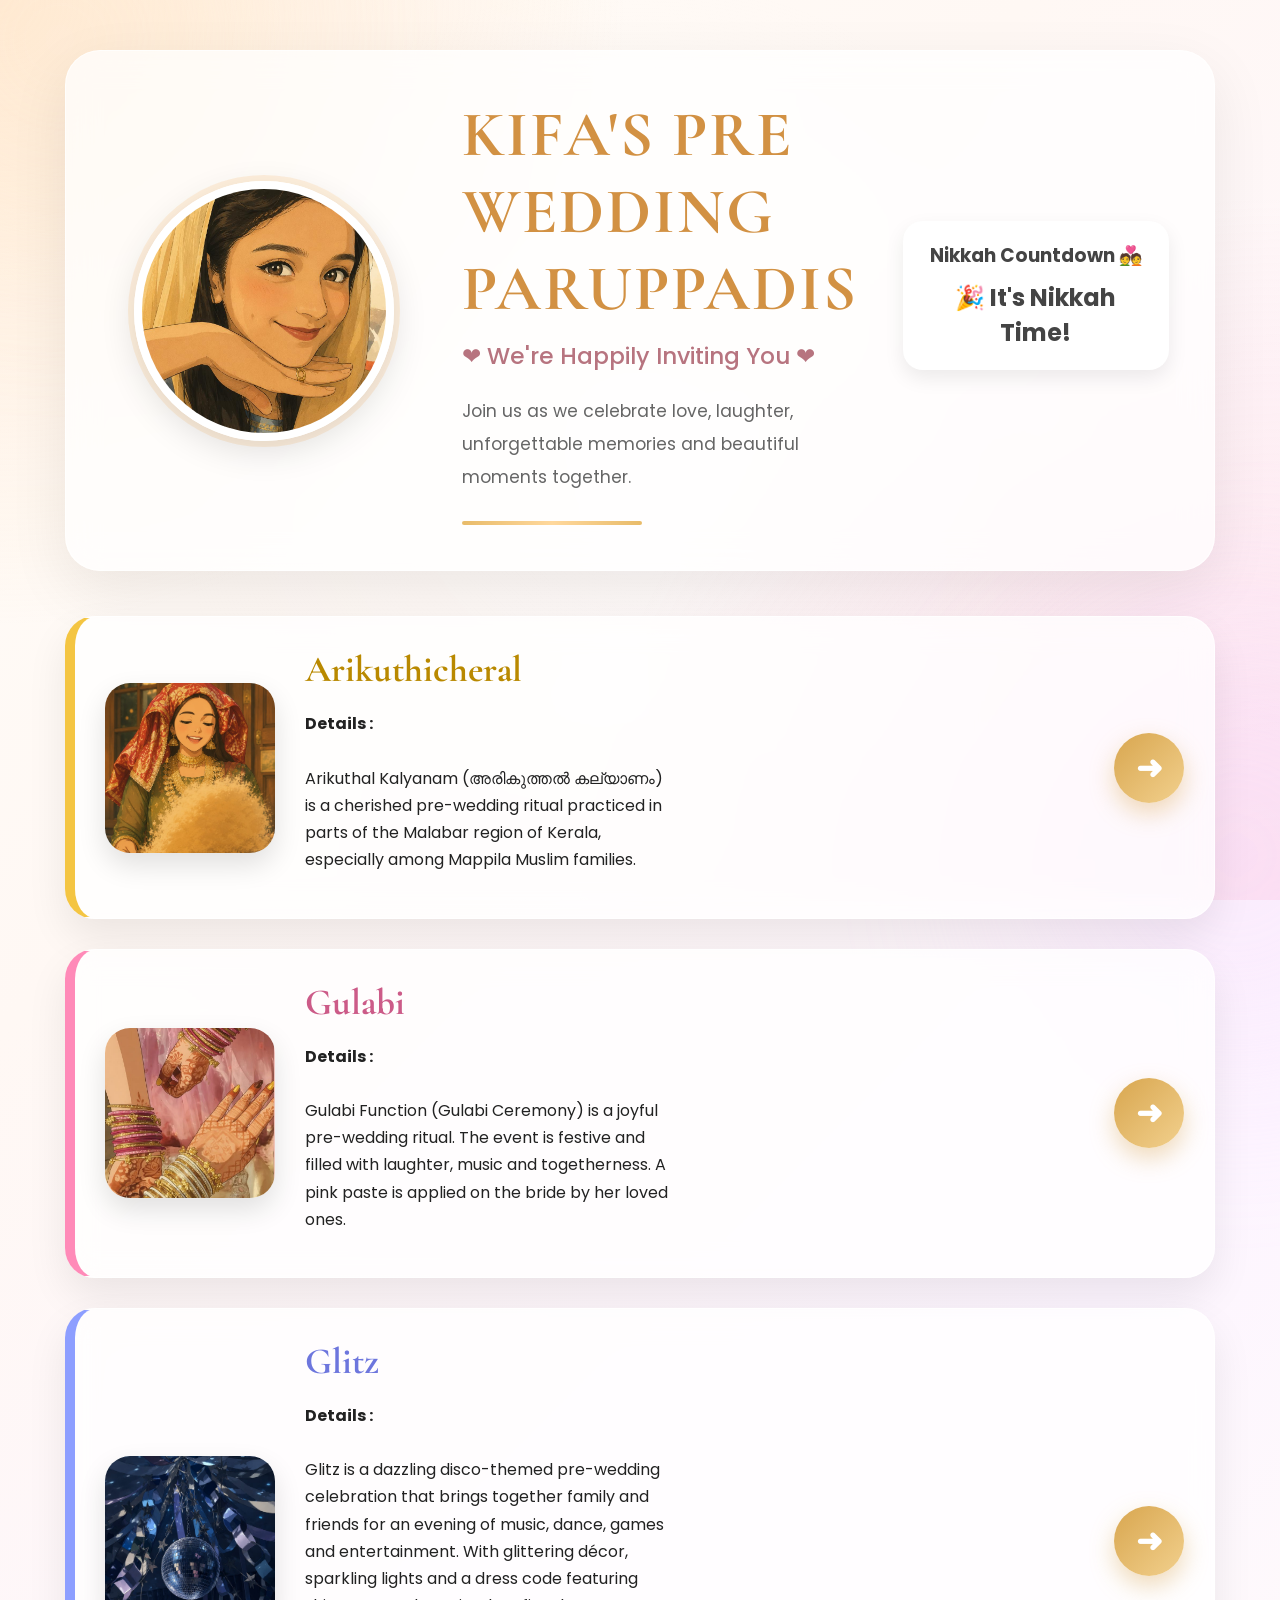
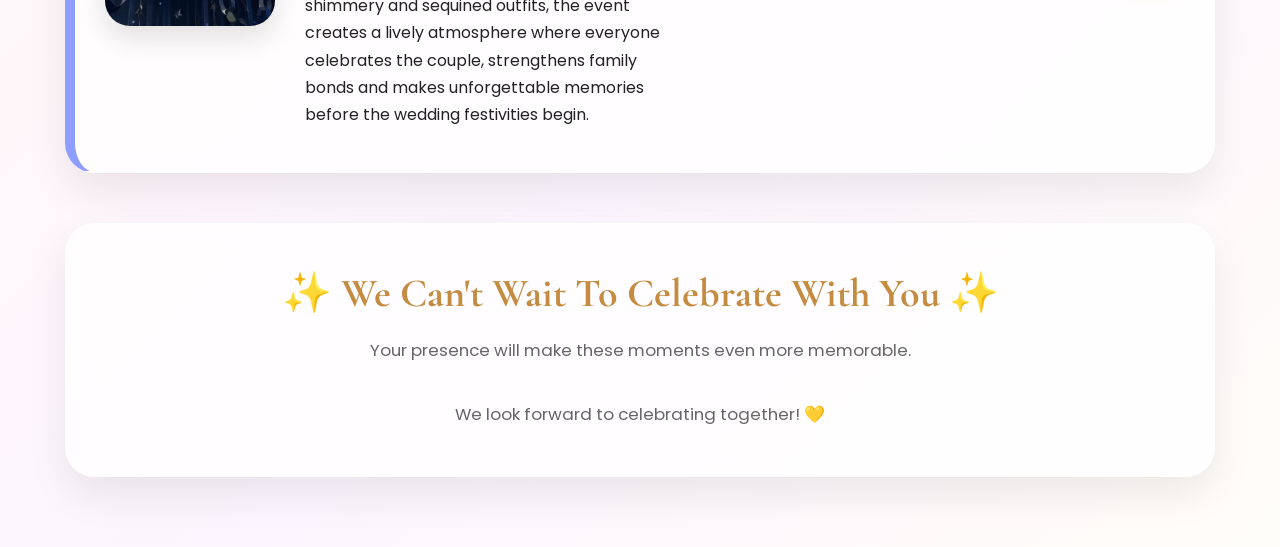
<file: index.html>
<!DOCTYPE html>
<html lang="en">

<head>

<meta charset="UTF-8">
<meta name="viewport" content="width=device-width, initial-scale=1.0">

<title>Kifa's Functions</title>

<link rel="stylesheet" href="style.css">

<link href="https://fonts.googleapis.com/css2?family=Poppins:wght@300;400;500;600;700&family=Cormorant+Garamond:wght@500;700&display=swap" rel="stylesheet">

</head>

<body>

<div class="background-blur"></div>

<div class="container">

<!-- ========================= -->
<!-- HERO CARD -->
<!-- ========================= -->

<div class="hero-card">

    <div class="hero-left">

        <div class="hero-image-circle">
            <img src="images/kifa.jpeg" class="hero-image" alt="Kifa">
        </div>

    </div>

    <div class="hero-right">

        <h1>KIFA'S PRE WEDDING PARUPPADIS</h1>

        <h3>❤ We're Happily Inviting You ❤</h3>

        <p>
            Join us as we celebrate love, laughter,
            unforgettable memories and beautiful moments together.
        </p>

        <div class="gold-line"></div>

    </div>

    <div class="countdown-box">
        <h3>Nikkah Countdown 💑</h3>
        <div id="countdown"></div>
    </div>

</div>

<!-- ========================= -->
<!-- ARIKUTHICHERAL -->
<!-- ========================= -->

<a href="arikuthicheral.html" class="event-link">

<div class="event-card yellow">

    <div class="event-image">
        <img src="images/ari.jpeg" alt="Arikuthicheral">
    </div>

    <div class="event-details">

        <h2>Arikuthicheral</h2>

        <div class="event-info">

            <div>

                <p>
                    <strong>Details :</strong><br><br>

                    Arikuthal Kalyanam (അരികുത്തൽ കല്യാണം) is a cherished pre-wedding ritual practiced in parts of the Malabar region of Kerala, especially among Mappila Muslim families.
                </p>

            </div>

        </div>

    </div>

    <div class="open-button">
        ➜
    </div>

</div>

</a>

<!-- ========================= -->
<!-- GULABI -->
<!-- ========================= -->

<a href="gulabi.html" class="event-link">

<div class="event-card pink">

    <div class="event-image">
        <img src="images/gulabi.jpeg" alt="Gulabi">
    </div>

    <div class="event-details">

        <h2>Gulabi</h2>

        <div class="event-info">

            <div>

                <p>

                    <strong>Details :</strong><br><br>

                    Gulabi Function (Gulabi Ceremony) is a joyful pre-wedding ritual. The event is festive and filled with laughter, music and togetherness. A pink paste is applied on the bride by her loved ones.

                </p>

            </div>

        </div>

    </div>

    <div class="open-button">
        ➜
    </div>

</div>

</a>

<!-- ========================= -->
<!-- GLITZ -->
<!-- ========================= -->

<a href="glitz.html" class="event-link">

<div class="event-card blue">

    <div class="event-image">
        <img src="images/glitz.jpeg" alt="Glitz">
    </div>

    <div class="event-details">

        <h2>Glitz</h2>

        <div class="event-info">

            <div>

                <p>

                    <strong>Details :</strong><br><br>

                    Glitz is a dazzling disco-themed pre-wedding celebration that brings together family and friends for an evening of music, dance, games and entertainment. With glittering décor, sparkling lights and a dress code featuring shimmery and sequined outfits, the event creates a lively atmosphere where everyone celebrates the couple, strengthens family bonds and makes unforgettable memories before the wedding festivities begin.

                </p>

            </div>

        </div>

    </div>

    <div class="open-button">
        ➜
    </div>

</div>

</a>

<!-- ========================= -->
<!-- FOOTER -->
<!-- ========================= -->

<div class="footer-card">

<h2>✨ We Can't Wait To Celebrate With You ✨</h2>

<p>

Your presence will make these moments even more memorable.

<br><br>

We look forward to celebrating together!

💛

</p>

</div>

</div>

<!-- ========================= -->
<!-- COUNTDOWN -->
<!-- ========================= -->

<script>

const countdown = document.getElementById("countdown");

const target = new Date("July 29, 2026 16:30:00");

function updateCountdown(){

    const now = new Date();

    const diff = target - now;

    if(diff <= 0){

        countdown.innerHTML = "🎉 It's Nikkah Time!";
        return;
    }

    const d = Math.floor(diff / (1000 * 60 * 60 * 24));
    const h = Math.floor((diff % (1000 * 60 * 60 * 24)) / (1000 * 60 * 60));
    const m = Math.floor((diff % (1000 * 60 * 60)) / (1000 * 60));
    const s = Math.floor((diff % (1000 * 60)) / 1000);

    countdown.innerHTML =
    `${d} Days ${h} Hours ${m} Minutes ${s} Seconds`;

}

updateCountdown();

setInterval(updateCountdown,1000);

</script>

</body>

</html>
</file>
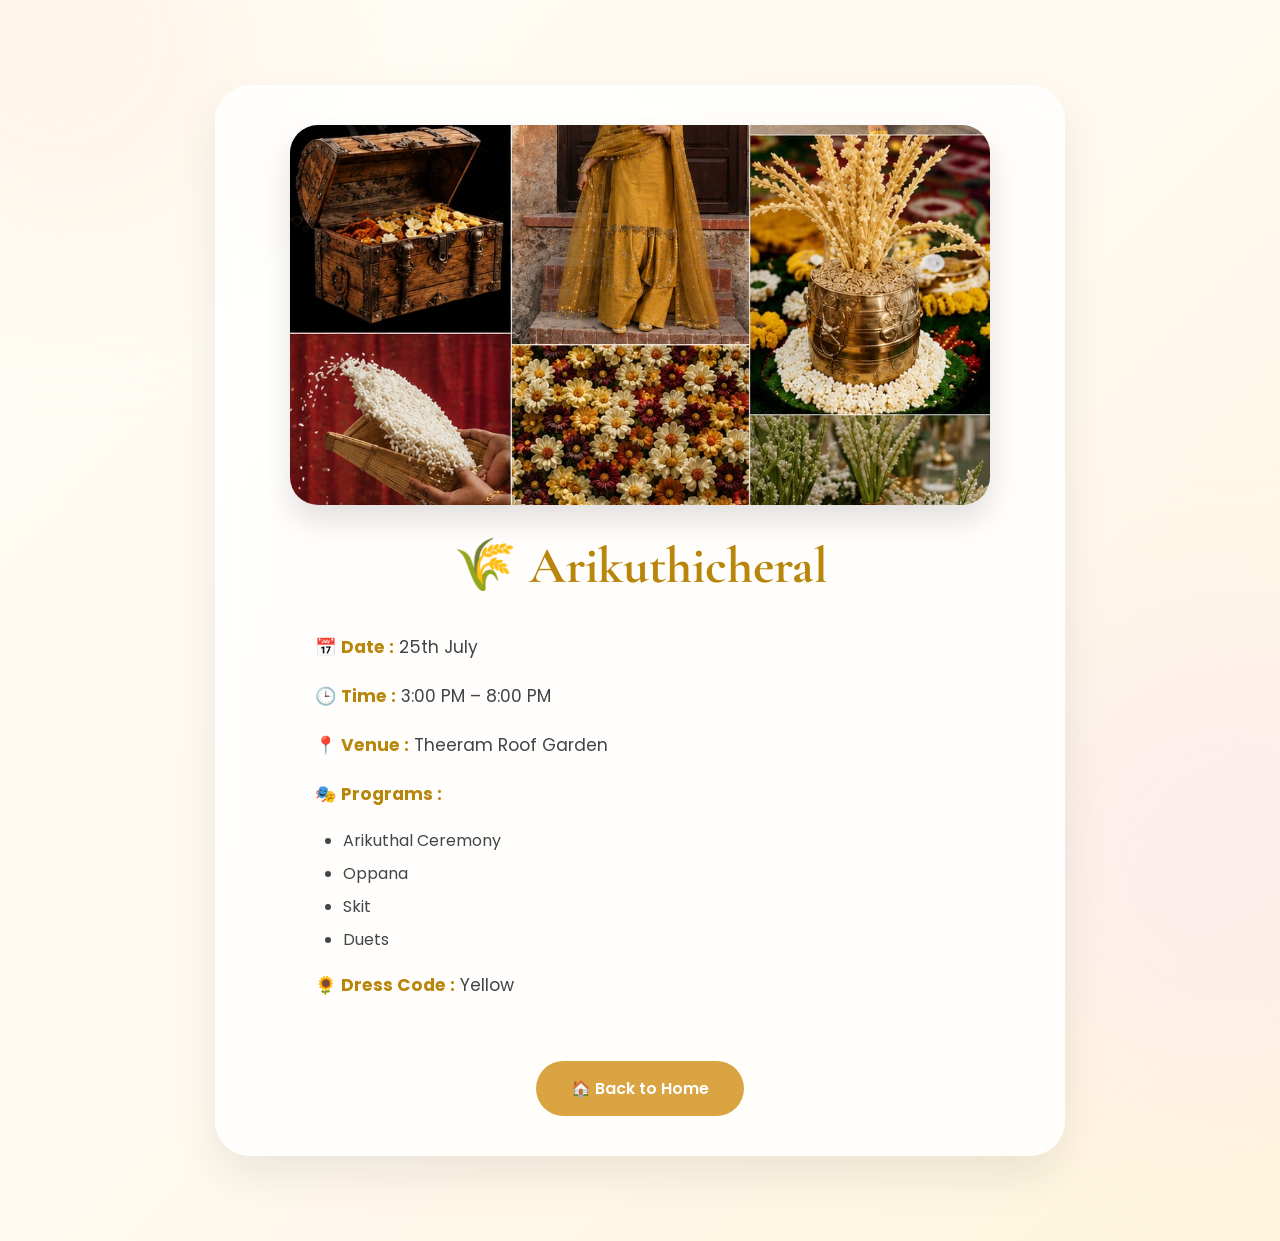
<file: arikuthicheral.html>
<!DOCTYPE html>
<html lang="en">

<head>

<meta charset="UTF-8">
<meta name="viewport" content="width=device-width, initial-scale=1.0">

<title>Arikuthicheral</title>

<link rel="stylesheet" href="style.css">

<link href="https://fonts.googleapis.com/css2?family=Poppins:wght@300;400;500;600;700&family=Cormorant+Garamond:wght@500;700&display=swap" rel="stylesheet">

<style>

body{

background:linear-gradient(
135deg,
#fffdf7,
#fff9ef,
#fff5dc);

}

.detail-container{

max-width:900px;

margin:60px auto;

padding:25px;

}

.detail-card{

background:rgba(255,255,255,.82);

backdrop-filter:blur(18px);

border-radius:35px;

padding:40px;

box-shadow:0 20px 45px rgba(0,0,0,.08);

text-align:center;

animation:fadeUp .8s ease;

}

.detail-image{

width:100%;

max-width:700px;

height:380px;

margin:auto;

overflow:hidden;

border-radius:28px;

box-shadow:0 15px 30px rgba(0,0,0,.12);

}

.detail-image img{

width:100%;

height:100%;

object-fit:cover;

}

.detail-card h1{

font-family:'Cormorant Garamond',serif;

font-size:3.2rem;

margin:30px 0;

color:#b8860b;

}

.info-box{

text-align:left;

margin:35px auto;

max-width:650px;

}

.info-box p{

font-size:1.08rem;

margin:18px 0;

line-height:1.8;

}

.info-box strong{

color:#b8860b;

}

.program-list{

margin-top:8px;

padding-left:28px;

}

.program-list li{

margin:8px 0;

}

.home-btn{

display:inline-block;

margin-top:25px;

padding:15px 35px;

background:#d9a441;

color:white;

text-decoration:none;

border-radius:40px;

font-weight:600;

transition:.35s;

}

.home-btn:hover{

transform:translateY(-5px);

box-shadow:0 15px 30px rgba(217,164,65,.35);

}

</style>

</head>

<body>

<div class="detail-container">

<div class="detail-card">

<div class="detail-image">

<img src="images\WhatsApp Image 2026-06-29 at 12.10.40.jpeg" alt="Arikuthicheral">

</div>

<h1>🌾 Arikuthicheral</h1>

<div class="info-box">

<p><strong>📅 Date :</strong> 25th July</p>

<p><strong>🕒 Time :</strong> 3:00 PM – 8:00 PM</p>

<p><strong>📍 Venue :</strong> Theeram Roof Garden</p>

<p><strong>🎭 Programs :</strong></p>

<ul class="program-list">

<li>Arikuthal Ceremony</li>

<li>Oppana</li>

<li>Skit</li>

<li>Duets</li>

</ul>

<p><strong>🌻 Dress Code :</strong> Yellow</p>

</div>

<a href="index.html" class="home-btn">🏠 Back to Home</a>

</div>

</div>

</body>

</html>
</file>
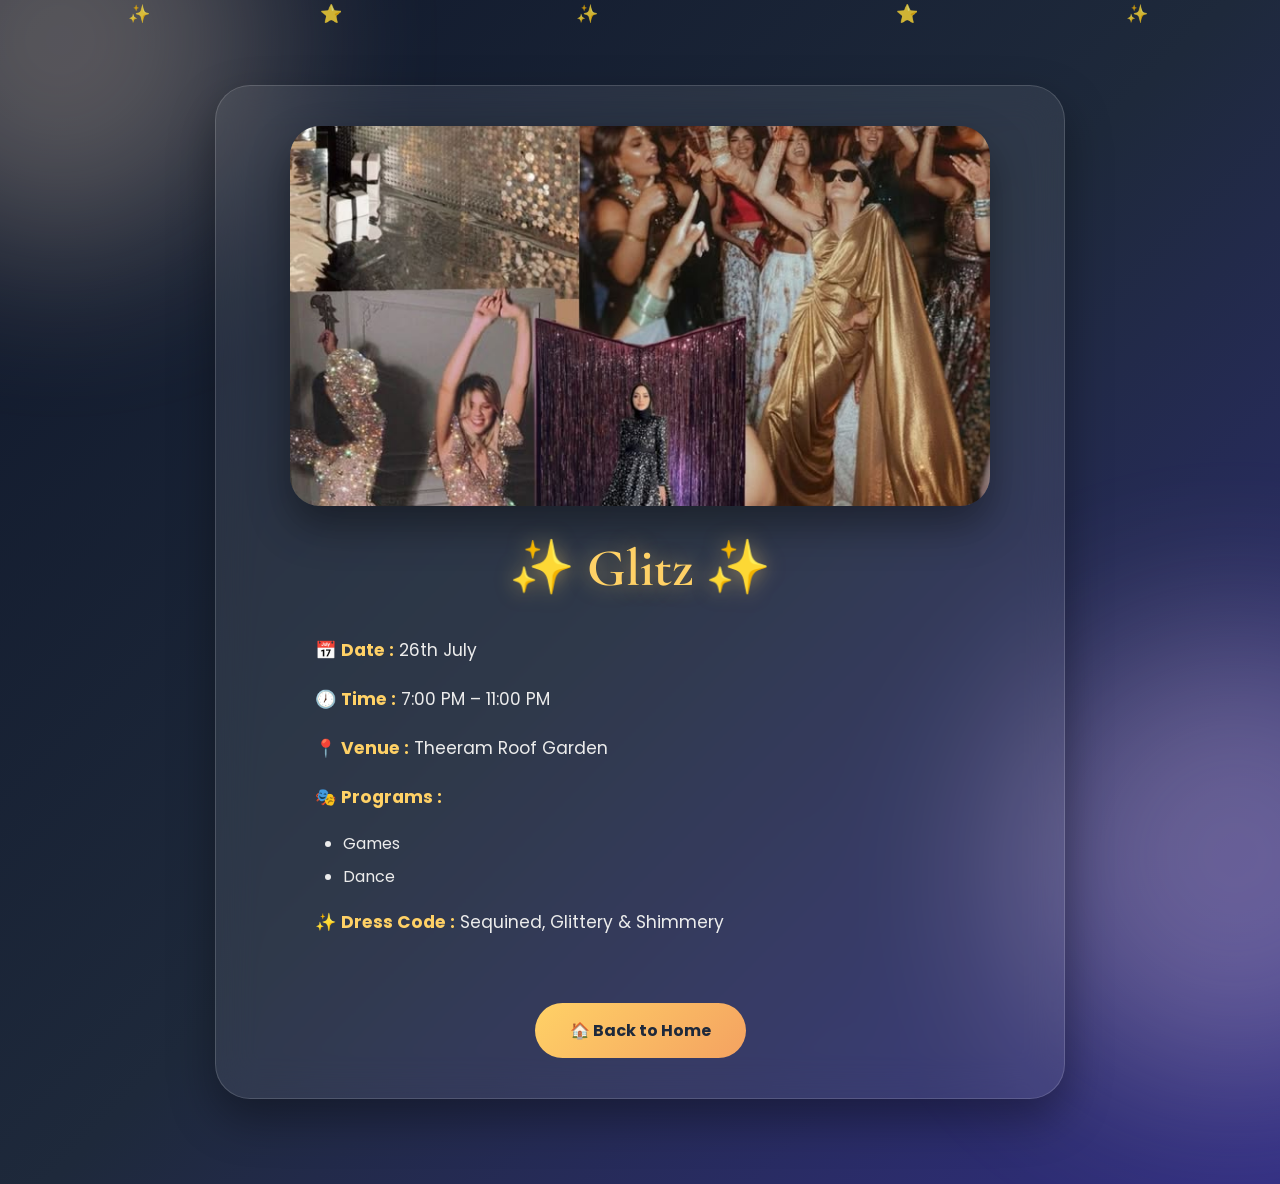
<file: glitz.html>
<!DOCTYPE html>
<html lang="en">

<head>

<meta charset="UTF-8">
<meta name="viewport" content="width=device-width, initial-scale=1.0">

<title>Glitz</title>

<link rel="stylesheet" href="style.css">

<link href="https://fonts.googleapis.com/css2?family=Poppins:wght@300;400;500;600;700&family=Cormorant+Garamond:wght@500;700&display=swap" rel="stylesheet">

<style>

body{

background:
linear-gradient(
135deg,
#0f172a,
#1e293b,
#312e81);

color:white;

overflow-x:hidden;

}

/* Floating Sparkles */

.sparkles{

position:fixed;

top:0;
left:0;

width:100%;
height:100%;

pointer-events:none;

z-index:-1;

}

.sparkles span{

position:absolute;

font-size:18px;

animation:float 10s linear infinite;

opacity:.8;

}

.sparkles span:nth-child(1){

left:10%;

animation-delay:0s;

}

.sparkles span:nth-child(2){

left:25%;

animation-delay:2s;

}

.sparkles span:nth-child(3){

left:45%;

animation-delay:4s;

}

.sparkles span:nth-child(4){

left:70%;

animation-delay:1s;

}

.sparkles span:nth-child(5){

left:88%;

animation-delay:3s;

}

@keyframes float{

0%{

transform:translateY(100vh) rotate(0deg);

opacity:0;

}

20%{

opacity:1;

}

100%{

transform:translateY(-120px) rotate(360deg);

opacity:0;

}

}

.detail-container{

max-width:900px;

margin:60px auto;

padding:25px;

}

.detail-card{

background:rgba(255,255,255,.08);

backdrop-filter:blur(20px);

border:1px solid rgba(255,255,255,.15);

border-radius:35px;

padding:40px;

text-align:center;

box-shadow:

0 20px 45px rgba(0,0,0,.35);

animation:fadeUp .8s ease;

}

.detail-image{

width:100%;

max-width:700px;

height:380px;

margin:auto;

overflow:hidden;

border-radius:30px;

box-shadow:

0 20px 40px rgba(0,0,0,.4);

}

.detail-image img{

width:100%;

height:100%;

object-fit:cover;

transition:.5s;

}

.detail-image img:hover{

transform:scale(1.05);

}

.detail-card h1{

font-family:'Cormorant Garamond',serif;

font-size:3.3rem;

margin:30px 0;

color:#ffd166;

text-shadow:

0 0 20px rgba(255,209,102,.5);

}

.info-box{

text-align:left;

margin:35px auto;

max-width:650px;

}

.info-box p{

font-size:1.08rem;

margin:18px 0;

line-height:1.8;

color:#ececec;

}

.info-box strong{

color:#ffd166;

}

.program-list{

margin-top:8px;

padding-left:28px;

color:#ececec;

}

.program-list li{

margin:8px 0;

}

.home-btn{

display:inline-block;

margin-top:30px;

padding:15px 35px;

background:

linear-gradient(
135deg,
#ffd166,
#f4a261);

color:#1e293b;

text-decoration:none;

border-radius:50px;

font-weight:700;

transition:.35s;

}

.home-btn:hover{

transform:

translateY(-5px)
scale(1.05);

box-shadow:

0 0 30px rgba(255,209,102,.5);

}

</style>

</head>

<body>

<div class="sparkles">

<span>✨</span>
<span>⭐</span>
<span>✨</span>
<span>⭐</span>
<span>✨</span>

</div>

<div class="detail-container">

<div class="detail-card">

<div class="detail-image">

<img src="images\WhatsApp Image 2026-06-29 at 20.29.21.jpeg" alt="Glitz">

</div>

<h1>✨ Glitz ✨</h1>

<div class="info-box">

<p><strong>📅 Date :</strong> 26th July</p>

<p><strong>🕖 Time :</strong> 7:00 PM – 11:00 PM</p>

<p><strong>📍 Venue :</strong> Theeram Roof Garden</p>

<p><strong>🎭 Programs :</strong></p>

<ul class="program-list">

<li>Games</li>

<li>Dance</li>

</ul>

<p><strong>✨ Dress Code :</strong> Sequined, Glittery & Shimmery</p>

</div>

<a href="index.html" class="home-btn">

🏠 Back to Home

</a>

</div>

</div>

</body>

</html>
</file>
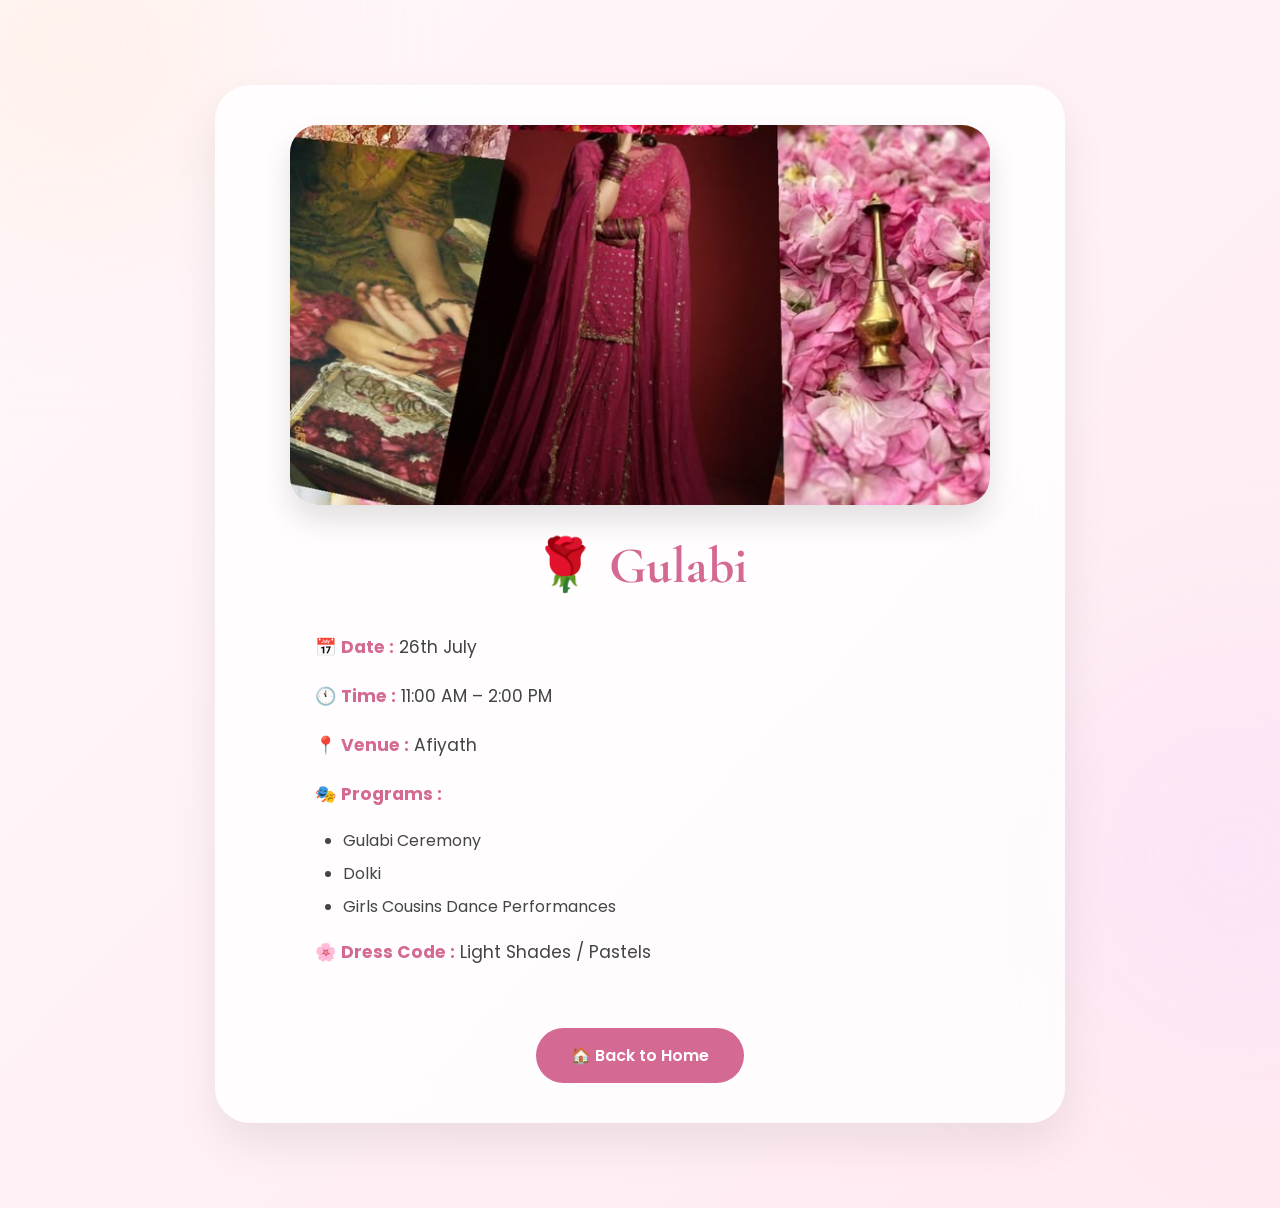
<file: gulabi.html>
<!DOCTYPE html>
<html lang="en">

<head>

<meta charset="UTF-8">
<meta name="viewport" content="width=device-width, initial-scale=1.0">

<title>Gulabi</title>

<link rel="stylesheet" href="style.css">

<link href="https://fonts.googleapis.com/css2?family=Poppins:wght@300;400;500;600;700&family=Cormorant+Garamond:wght@500;700&display=swap" rel="stylesheet">

<style>

body{

background:linear-gradient(
135deg,
#fff8fc,
#fff1f6,
#ffeaf1);

}

.detail-container{

max-width:900px;

margin:60px auto;

padding:25px;

}

.detail-card{

background:rgba(255,255,255,.82);

backdrop-filter:blur(18px);

border-radius:35px;

padding:40px;

box-shadow:0 20px 45px rgba(0,0,0,.08);

text-align:center;

animation:fadeUp .8s ease;

}

.detail-image{

width:100%;

max-width:700px;

height:380px;

margin:auto;

overflow:hidden;

border-radius:28px;

box-shadow:0 15px 30px rgba(0,0,0,.12);

}

.detail-image img{

width:100%;

height:100%;

object-fit:cover;

transition:.5s;

}

.detail-image img:hover{

transform:scale(1.05);

}

.detail-card h1{

font-family:'Cormorant Garamond',serif;

font-size:3.2rem;

margin:30px 0;

color:#d46a93;

}

.info-box{

text-align:left;

margin:35px auto;

max-width:650px;

}

.info-box p{

font-size:1.08rem;

margin:18px 0;

line-height:1.8;

}

.info-box strong{

color:#d46a93;

}

.program-list{

margin-top:8px;

padding-left:28px;

}

.program-list li{

margin:8px 0;

}

.home-btn{

display:inline-block;

margin-top:25px;

padding:15px 35px;

background:#d46a93;

color:white;

text-decoration:none;

border-radius:40px;

font-weight:600;

transition:.35s;

}

.home-btn:hover{

transform:translateY(-5px);

box-shadow:0 15px 30px rgba(212,106,147,.35);

}

</style>

</head>

<body>

<div class="detail-container">

<div class="detail-card">

<div class="detail-image">

<img src="images\WhatsApp Image 2026-06-29 at 20.10.15.jpeg" alt="Gulabi">

</div>

<h1>🌹 Gulabi</h1>

<div class="info-box">

<p><strong>📅 Date :</strong> 26th July</p>

<p><strong>🕚 Time :</strong> 11:00 AM – 2:00 PM</p>

<p><strong>📍 Venue :</strong> Afiyath</p>

<p><strong>🎭 Programs :</strong></p>

<ul class="program-list">

<li>Gulabi Ceremony</li>

<li>Dolki</li>

<li>Girls Cousins Dance Performances</li>

</ul>

<p><strong>🌸 Dress Code :</strong> Light Shades / Pastels</p>

</div>

<a href="index.html" class="home-btn">🏠 Back to Home</a>

</div>

</div>

</body>

</html>
</file>
<file: style.css>
/* ================================================= */
/* GLOBAL STYLES */
/* ================================================= */

*{
    margin:0;
    padding:0;
    box-sizing:border-box;
}

html{
    scroll-behavior:smooth;
}

body{

    font-family:'Poppins',sans-serif;

    background:
    linear-gradient(
    135deg,
    #fffdf8 0%,
    #fff8f4 30%,
    #fdf5ff 70%,
    #fffdf8 100%
    );

    color:#444;

    overflow-x:hidden;

    min-height:100vh;

    position:relative;
}

/* BACKGROUND GLOW */

.background-blur{

    position:fixed;

    inset:0;

    z-index:-2;

    background:

    radial-gradient(circle at top left,
    rgba(255,213,170,.45),
    transparent 40%),

    radial-gradient(circle at bottom right,
    rgba(255,185,210,.35),
    transparent 45%),

    radial-gradient(circle at center,
    rgba(255,255,255,.5),
    transparent 60%);
}


.countdown-box{
background:white;
padding:20px;
margin-bottom:30px;
border-radius:20px;
text-align:center;
box-shadow:0 8px 20px rgba(0,0,0,.08);
}

#countdown{
font-size:1.5rem;
margin-top:10px;
font-weight:bold;
}
/* FLOATING BACKGROUND BLOBS */

body::before{

    content:"";

    position:fixed;

    width:420px;
    height:420px;

    background:#ffe7cc;

    border-radius:50%;

    top:-170px;
    left:-150px;

    opacity:.30;

    filter:blur(90px);

    animation:blobMove1 18s ease-in-out infinite alternate;

    z-index:-1;
}

body::after{

    content:"";

    position:fixed;

    width:450px;
    height:450px;

    background:#f6d9ff;

    border-radius:50%;

    bottom:-180px;
    right:-180px;

    opacity:.30;

    filter:blur(90px);

    animation:blobMove2 20s ease-in-out infinite alternate;

    z-index:-1;
}

/* ================================================= */
/* CONTAINER */
/* ================================================= */

.container{

    width:92%;

    max-width:1150px;

    margin:auto;

    padding:50px 0 70px;
}

/* ================================================= */
/* HERO */
/* ================================================= */

.hero-card{

    position:relative;

    display:flex;

    align-items:center;

    gap:45px;

    background:
    rgba(255,255,255,.75);

    backdrop-filter:blur(16px);

    border-radius:35px;

    padding:45px;

    margin-bottom:45px;

    box-shadow:
    0 20px 60px rgba(0,0,0,.08);

    border:1px solid rgba(255,255,255,.7);

    animation:fadeUp .9s ease;
}

/* LEFT */

.hero-left{

    width:320px;

    display:flex;

    justify-content:center;

    align-items:center;
}

.hero-image-circle{

    width:260px;

    height:260px;

    border-radius:50%;

    overflow:hidden;

    border:8px solid white;

    box-shadow:

    0 10px 35px rgba(0,0,0,.12),

    0 0 0 6px rgba(255,223,186,.45);

    transition:.5s;
}

.hero-image-circle:hover{

    transform:scale(1.04);
}

.hero-image{

    width:100%;

    height:100%;

    object-fit:cover;
}

/* RIGHT */

.hero-right{

    flex:1;
}

.hero-right h1{

    font-family:
    'Cormorant Garamond',
    serif;

    font-size:4rem;

    color:#d29143;

    letter-spacing:2px;

    margin-bottom:12px;
}

.hero-right h3{

    color:#b7747f;

    font-weight:500;

    font-size:1.45rem;

    margin-bottom:22px;
}

.hero-right p{

    line-height:1.9;

    font-size:1.08rem;

    color:#666;

    max-width:550px;
}

/* GOLD DIVIDER */

.gold-line{

    width:180px;

    height:4px;

    border-radius:30px;

    margin-top:28px;

    background:
    linear-gradient(
    90deg,
    #e8bb69,
    #ffd89c,
    #e8bb69
    );

    animation:goldGlow 3s infinite;
}

/* ================================================= */
/* FLORAL DECORATION */
/* ================================================= */

.corner-flower{

    position:absolute;

    width:120px;

    pointer-events:none;

    opacity:.9;
}

.top-flower{

    top:-18px;

    right:-18px;
}

.bottom-flower{

    bottom:-18px;

    left:-18px;

    transform:rotate(180deg);
}

/* ================================================= */
/* ANIMATIONS */
/* ================================================= */

@keyframes fadeUp{

    from{

        opacity:0;

        transform:
        translateY(35px);
    }

    to{

        opacity:1;

        transform:
        translateY(0);
    }
}

@keyframes goldGlow{

    0%{

        opacity:.7;

        transform:scaleX(.9);
    }

    50%{

        opacity:1;

        transform:scaleX(1.05);
    }

    100%{

        opacity:.7;

        transform:scaleX(.9);
    }
}

@keyframes blobMove1{

    from{

        transform:
        translate(0,0);
    }

    to{

        transform:
        translate(80px,60px);
    }
}

@keyframes blobMove2{

    from{

        transform:
        translate(0,0);
    }

    to{

        transform:
        translate(-80px,-70px);
    }
}

/* ================================================= */
/* EVENT LINKS */
/* ================================================= */

.event-link{

    text-decoration:none;

    color:inherit;

    display:block;

    margin-bottom:30px;
}

/* ================================================= */
/* EVENT CARD */
/* ================================================= */

.event-card{

    position:relative;

    display:flex;

    align-items:center;

    gap:30px;

    padding:30px;

    border-radius:30px;

    background:
    rgba(255,255,255,.78);

    backdrop-filter:blur(15px);

    border:1px solid rgba(255,255,255,.7);

    box-shadow:
    0 18px 40px rgba(0,0,0,.08);

    transition:
    transform .4s,
    box-shadow .4s;

    overflow:hidden;

    animation:
    fadeUp .9s ease;
}

/* SHINE EFFECT */

.event-card::before{

    content:"";

    position:absolute;

    top:0;

    left:-130%;

    width:60%;

    height:100%;

    background:

    linear-gradient(
    90deg,
    transparent,
    rgba(255,255,255,.85),
    transparent
    );

    transform:skewX(-25deg);

    transition:1.2s;
}

.event-card:hover::before{

    left:150%;
}

/* HOVER */

.event-card:hover{

    transform:
    translateY(-10px)
    scale(1.02);

    box-shadow:
    0 28px 60px rgba(0,0,0,.14);
}

/* ================================================= */
/* COLOURED LEFT BORDER */
/* ================================================= */

.yellow{

    border-left:10px solid #f4c542;
}

.pink{

    border-left:10px solid #ff8ab8;
}

.blue{

    border-left:10px solid #8d9eff;
}

/* ================================================= */
/* EVENT IMAGE */
/* ================================================= */

.event-image{

    width:170px;

    height:170px;

    flex-shrink:0;

    border-radius:25px;

    overflow:hidden;

    background:white;

    box-shadow:
    0 12px 28px rgba(0,0,0,.12);

    transition:.4s;
}

.event-card:hover .event-image{

    transform:
    rotate(-2deg)
    scale(1.04);
}

.event-image img{

    width:100%;

    height:100%;

    object-fit:cover;

    display:block;
}

/* ================================================= */
/* EVENT DETAILS */
/* ================================================= */

.event-details{

    flex:1;
}

.event-details h2{

    font-family:
    'Cormorant Garamond',
    serif;

    font-size:2.3rem;

    color:#b77b3d;

    margin-bottom:18px;
}

/* ================================================= */
/* INFORMATION GRID */
/* ================================================= */

.event-info{

    display:grid;

    grid-template-columns:
    1fr
    1fr;

    gap:18px 40px;
}

.event-info p{

    margin-bottom:14px;

    font-size:1rem;

    line-height:1.7;

    color:#222;
}

.event-info strong{

    color:#222;
}

/* ================================================= */
/* OPEN BUTTON */
/* ================================================= */

.open-button{

    width:70px;

    height:70px;

    flex-shrink:0;

    border-radius:50%;

    display:flex;

    align-items:center;

    justify-content:center;

    font-size:2rem;

    font-weight:700;

    color:white;

    background:

    linear-gradient(
    135deg,
    #d8a64f,
    #f2d08d
    );

    box-shadow:
    0 10px 25px rgba(216,166,79,.4);

    transition:.4s;
}

.event-card:hover .open-button{

    transform:
    rotate(45deg)
    scale(1.12);

    box-shadow:
    0 15px 35px rgba(216,166,79,.6);
}

/* ================================================= */
/* DIFFERENT TITLE COLOURS */
/* ================================================= */

.yellow h2{

    color:#b98900;
}

.pink h2{

    color:#cc5b88;
}

.blue h2{

    color:#6d76dd;
}

/* ================================================= */
/* CARD GLOW */
/* ================================================= */

.event-card:hover{

    border-color:
    rgba(255,220,180,.8);
}

.event-card:hover .event-image{

    box-shadow:

    0 20px 35px rgba(0,0,0,.18),

    0 0 20px rgba(255,220,180,.5);
}

/* ================================================= */
/* FOOTER CARD */
/* ================================================= */

.footer-card{

    margin-top:50px;

    background:
    rgba(255,255,255,.75);

    backdrop-filter:blur(15px);

    border-radius:30px;

    padding:45px;

    text-align:center;

    box-shadow:
    0 18px 40px rgba(0,0,0,.08);

    border:1px solid rgba(255,255,255,.7);

    animation:fadeUp 1s ease;
}

.footer-card h2{

    font-family:'Cormorant Garamond',serif;

    font-size:2.5rem;

    color:#c48b41;

    margin-bottom:18px;
}

.footer-card p{

    font-size:1.05rem;

    line-height:1.9;

    color:#666;

    max-width:650px;

    margin:auto;
}

/* ================================================= */
/* SCROLLBAR */
/* ================================================= */

::-webkit-scrollbar{

    width:10px;
}

::-webkit-scrollbar-track{

    background:#f8f5f2;
}

::-webkit-scrollbar-thumb{

    background:#d7b07a;

    border-radius:20px;
}

::-webkit-scrollbar-thumb:hover{

    background:#c69555;
}

/* ================================================= */
/* IMAGE HOVER EFFECT */
/* ================================================= */

.hero-image{

    transition:
    transform .5s ease,
    filter .5s ease;
}

.hero-image:hover{

    transform:scale(1.08);

    filter:brightness(1.08);
}

.event-image img{

    transition:
    transform .5s ease;
}

.event-card:hover .event-image img{

    transform:scale(1.08);
}

/* ================================================= */
/* CARD ENTRANCE DELAYS */
/* ================================================= */

.event-link:nth-of-type(1){

    animation-delay:.15s;
}

.event-link:nth-of-type(2){

    animation-delay:.3s;
}

.event-link:nth-of-type(3){

    animation-delay:.45s;
}

/* ================================================= */
/* SMALL TRANSITIONS */
/* ================================================= */

h1,
h2,
h3,
p,
img,
a,
div{

    transition:.3s;
}

/* ================================================= */
/* TABLET */
/* ================================================= */

@media (max-width:992px){

.hero-card{

    flex-direction:column;

    text-align:center;

    padding:35px;
}

.hero-left{

    width:100%;
}

.hero-right{

    width:100%;
}

.hero-right p{

    max-width:100%;
}

.event-card{

    flex-direction:column;

    align-items:center;

    text-align:center;
}

.event-info{

    grid-template-columns:1fr;

    gap:10px;
}

.open-button{

    margin-top:20px;
}

}

/* ================================================= */
/* MOBILE */
/* ================================================= */

@media (max-width:768px){

.container{

    width:95%;

    padding:25px 0 40px;
}

.hero-card{

    padding:25px;
}

.hero-image-circle{

    width:190px;

    height:190px;
}

.hero-right h1{

    font-size:2.4rem;
}

.hero-right h3{

    font-size:1.15rem;
}

.hero-right p{

    font-size:.95rem;

    line-height:1.7;
}

.corner-flower{

    width:70px;
}

.event-card{

    padding:22px;

    gap:20px;
}

.event-image{

    width:140px;

    height:140px;
}

.event-details h2{

    font-size:2rem;
}

.event-info{

    display:block;
}

.event-info p{

    font-size:.92rem;

    margin-bottom:12px;
}

.open-button{

    width:58px;

    height:58px;

    font-size:1.6rem;
}

.footer-card{

    padding:28px;
}

.footer-card h2{

    font-size:2rem;
}

.footer-card p{

    font-size:.95rem;
}

}

/* ================================================= */
/* SMALL MOBILE */
/* ================================================= */

@media (max-width:480px){

.hero-right h1{

    font-size:2rem;
}

.hero-image-circle{

    width:160px;

    height:160px;
}

.event-image{

    width:120px;

    height:120px;
}

.event-details h2{

    font-size:1.7rem;
}

.event-info p{

    font-size:.88rem;
}

.open-button{

    width:52px;

    height:52px;

    font-size:1.4rem;
}

.footer-card h2{

    font-size:1.7rem;
}

}

/* ================================================= */
/* FLOATING ANIMATION */
/* ================================================= */

.hero-card{

    animation:
    fadeUp 1s ease,
    floatingCard 6s ease-in-out infinite;
}

@keyframes floatingCard{

    0%{

        transform:translateY(0px);
    }

    50%{

        transform:translateY(-6px);
    }

    100%{

        transform:translateY(0px);
    }
}

/* ================================================= */
/* SOFT GLOW */
/* ================================================= */

.hero-card:hover,
.footer-card:hover{

    box-shadow:
    0 25px 60px rgba(212,170,95,.18);
}

.event-card:hover{

    box-shadow:
    0 25px 55px rgba(212,170,95,.20);
}
</file>
